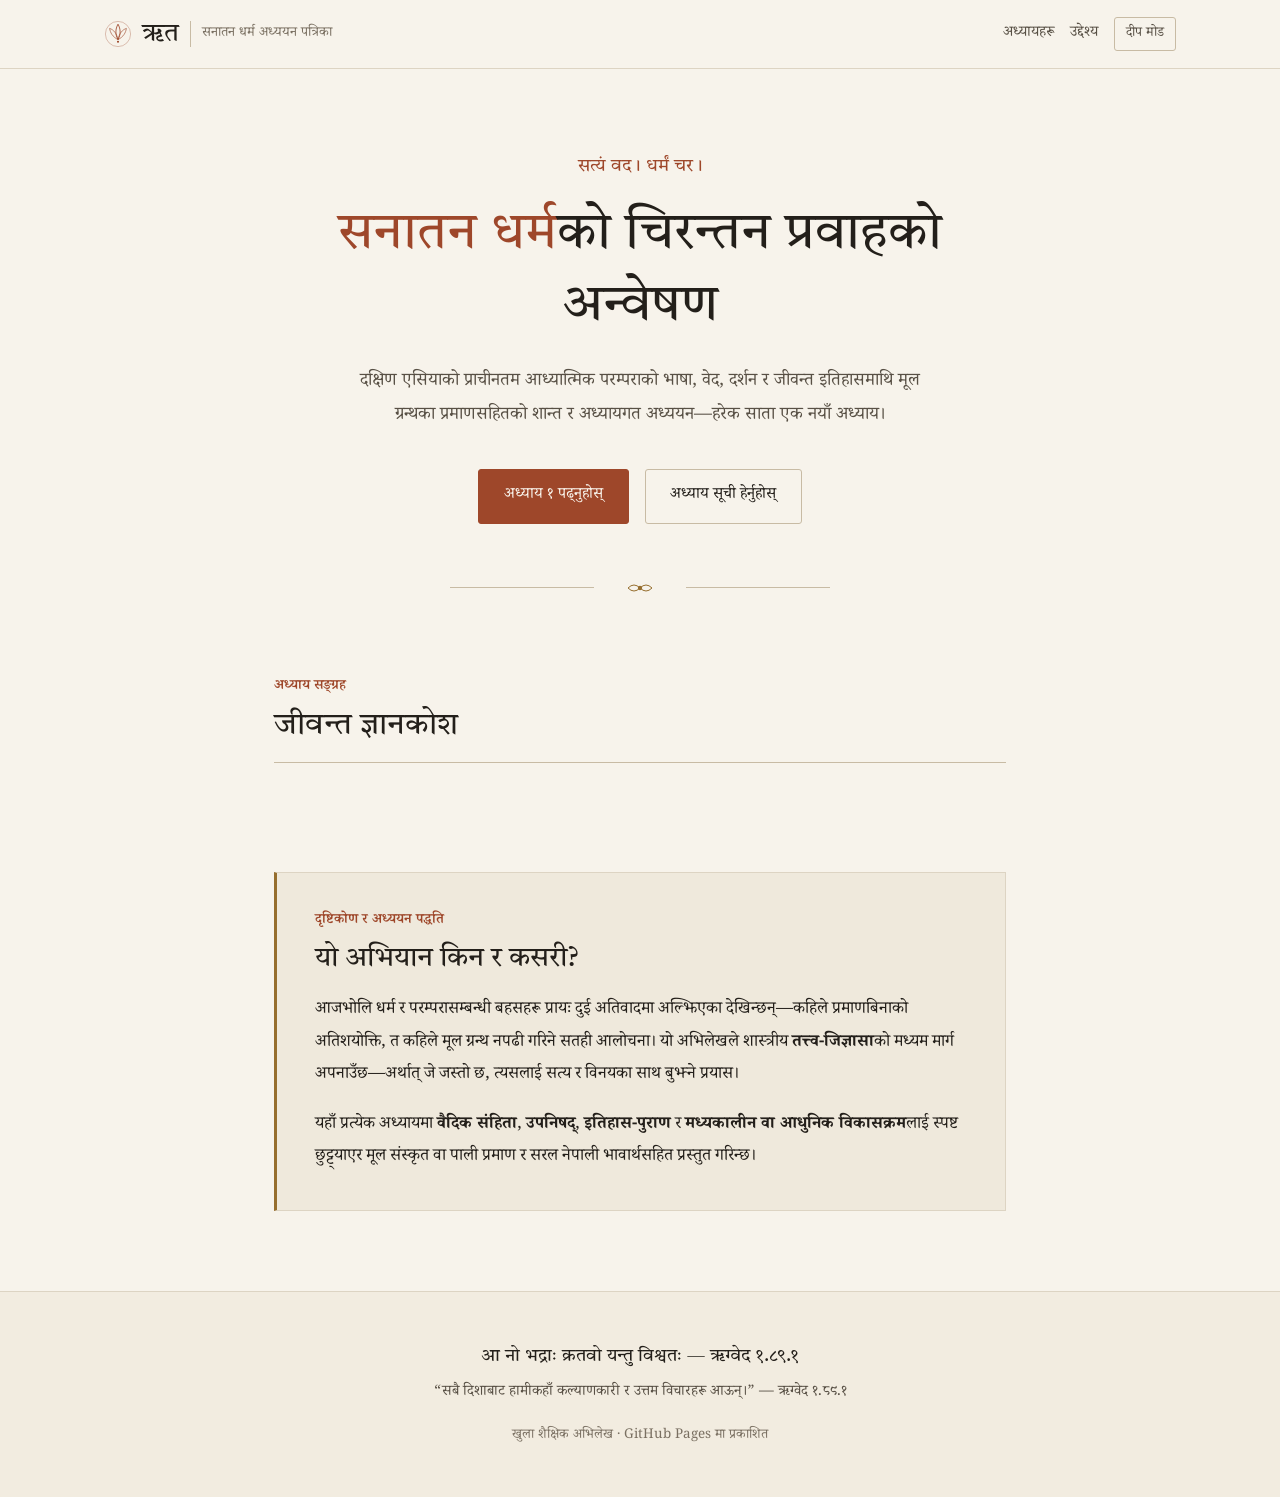
<file: index.html>
<!DOCTYPE html>
<html lang="ne">
<head>
  <meta charset="UTF-8" />
  <meta name="viewport" content="width=device-width, initial-scale=1.0" />
  <title>ऋत — सनातन धर्मको अन्वेषण</title>
  <meta name="description" content="सनातन धर्म, वैदिक मूल, दर्शन र जीवन्त इतिहासको शान्त, प्रमाणमुखी र अध्यायगत अध्ययन।" />

  <!-- देवनागरीमैत्री पारम्परिक र पठनीय फन्टहरू -->
  <link rel="preconnect" href="https://fonts.googleapis.com" />
  <link rel="preconnect" href="https://fonts.gstatic.com" crossorigin />
  <link href="https://fonts.googleapis.com/css2?family=Noto+Serif+Devanagari:wght@400;500;600;700&family=Tiro+Devanagari+Sanskrit:ital@0;1&display=swap" rel="stylesheet" />

  <link rel="stylesheet" href="assets/css/style.css" />
</head>
<body class="page-home">

  <header class="site-header">
    <div class="container header-inner">
      <a href="index.html" class="brand" aria-label="ऋत गृहपृष्ठ">
        <svg class="brand-emblem" viewBox="0 0 40 40" width="28" height="28" aria-hidden="true">
          <circle cx="20" cy="20" r="18" fill="none" stroke="currentColor" stroke-width="1" opacity="0.45" />
          <path d="M20 6 C24 13, 24 21, 20 28 C16 21, 16 13, 20 6 Z" fill="none" stroke="currentColor" stroke-width="1.2" />
          <path d="M20 28 C12 24, 9 18, 8 12 C14 14, 18 19, 20 28 Z" fill="none" stroke="currentColor" stroke-width="1.1" opacity="0.8" />
          <path d="M20 28 C28 24, 31 18, 32 12 C26 14, 22 19, 20 28 Z" fill="none" stroke="currentColor" stroke-width="1.1" opacity="0.8" />
          <circle cx="20" cy="31" r="1.5" fill="currentColor" />
        </svg>
        <span class="brand-name">ऋत</span>
        <span class="brand-sub">सनातन धर्म अध्ययन पत्रिका</span>
      </a>

      <nav class="header-controls" aria-label="मुख्य मेनु">
        <a href="#chapters" class="nav-link">अध्यायहरू</a>
        <a href="#purpose" class="nav-link">उद्देश्य</a>
        <button id="theme-toggle" class="icon-btn" type="button" aria-label="दीप मोड परिवर्तन गर्नुहोस्" title="रात्रिकालीन दीप मोड">
          <span class="theme-label">दीप मोड</span>
        </button>
      </nav>
    </div>
  </header>

  <main>
    <!-- शान्त वैदिक भूमिका -->
    <section class="hero">
      <div class="container hero-inner">
        <p class="eyebrow" lang="sa">सत्यं वद । धर्मं चर ।</p>
        <h1 class="hero-title"><em>सनातन धर्म</em>को चिरन्तन प्रवाहको अन्वेषण</h1>
        <p class="hero-lead">
          दक्षिण एसियाको प्राचीनतम आध्यात्मिक परम्पराको भाषा, वेद, दर्शन र जीवन्त इतिहासमाथि
          मूल ग्रन्थका प्रमाणसहितको शान्त र अध्यायगत अध्ययन—हरेक साता एक नयाँ अध्याय।
        </p>

        <div class="hero-actions">
          <a href="chapter.html?id=01-hinduism-vs-sanatana-dharma" class="btn-primary">
            अध्याय १ पढ्नुहोस्
          </a>
          <a href="#chapters" class="btn-secondary">अध्याय सूची हेर्नुहोस्</a>
        </div>
      </div>

      <!-- कमल-बिन्दु विभाजक -->
      <div class="ornament-divider" aria-hidden="true">
        <span></span>
        <svg viewBox="0 0 60 16" width="60" height="16">
          <circle cx="30" cy="8" r="2.2" fill="currentColor" />
          <path d="M18 8 Q24 2 30 8 Q24 14 18 8 Z" fill="none" stroke="currentColor" stroke-width="1" />
          <path d="M42 8 Q36 2 30 8 Q36 14 42 8 Z" fill="none" stroke="currentColor" stroke-width="1" />
        </svg>
        <span></span>
      </div>
    </section>

    <!-- अध्याय सङ्ग्रह (chapters/manifest.js बाट स्वतः भरिन्छ) -->
    <section id="chapters" class="section-chapters">
      <div class="container narrow">
        <div class="section-heading-row">
          <div>
            <p class="section-kicker">अध्याय सङ्ग्रह</p>
            <h2 class="section-title">जीवन्त ज्ञानकोश</h2>
          </div>
          <p class="section-meta" id="chapter-count"></p>
        </div>

        <ol id="chapter-list" class="chapter-list" aria-live="polite">
          <!-- assets/js/app.js द्वारा भरिन्छ -->
        </ol>
      </div>
    </section>

    <!-- उद्देश्य र पद्धति -->
    <section id="purpose" class="section-purpose">
      <div class="container narrow">
        <div class="purpose-box">
          <p class="section-kicker">दृष्टिकोण र अध्ययन पद्धति</p>
          <h2>यो अभियान किन र कसरी?</h2>
          <p>
            आजभोलि धर्म र परम्परासम्बन्धी बहसहरू प्रायः दुई अतिवादमा अल्झिएका देखिन्छन्—कहिले प्रमाणबिनाको
            अतिशयोक्ति, त कहिले मूल ग्रन्थ नपढी गरिने सतही आलोचना। यो अभिलेखले शास्त्रीय
            <strong>तत्त्व-जिज्ञासा</strong>को मध्यम मार्ग अपनाउँछ—अर्थात् जे जस्तो छ, त्यसलाई सत्य र विनयका साथ बुझ्ने प्रयास।
          </p>
          <p>
            यहाँ प्रत्येक अध्यायमा <strong>वैदिक संहिता</strong>, <strong>उपनिषद्</strong>,
            <strong>इतिहास-पुराण</strong> र <strong>मध्यकालीन वा आधुनिक विकासक्रम</strong>लाई स्पष्ट छुट्ट्याएर
            मूल संस्कृत वा पाली प्रमाण र सरल नेपाली भावार्थसहित प्रस्तुत गरिन्छ।
          </p>
        </div>
      </div>
    </section>
  </main>

  <footer class="site-footer">
    <div class="container footer-inner">
      <p class="footer-verse" lang="sa">आ नो भद्राः क्रतवो यन्तु विश्वतः — ऋग्वेद १.८९.१</p>
      <p class="footer-translation">“सबै दिशाबाट हामीकहाँ कल्याणकारी र उत्तम विचारहरू आऊन्।” — ऋग्वेद १.८९.१</p>
      <p class="footer-note">खुला शैक्षिक अभिलेख · GitHub Pages मा प्रकाशित</p>
    </div>
  </footer>

  <script src="chapters/manifest.js"></script>
  <script src="assets/js/app.js"></script>
</body>
</html>
</file>
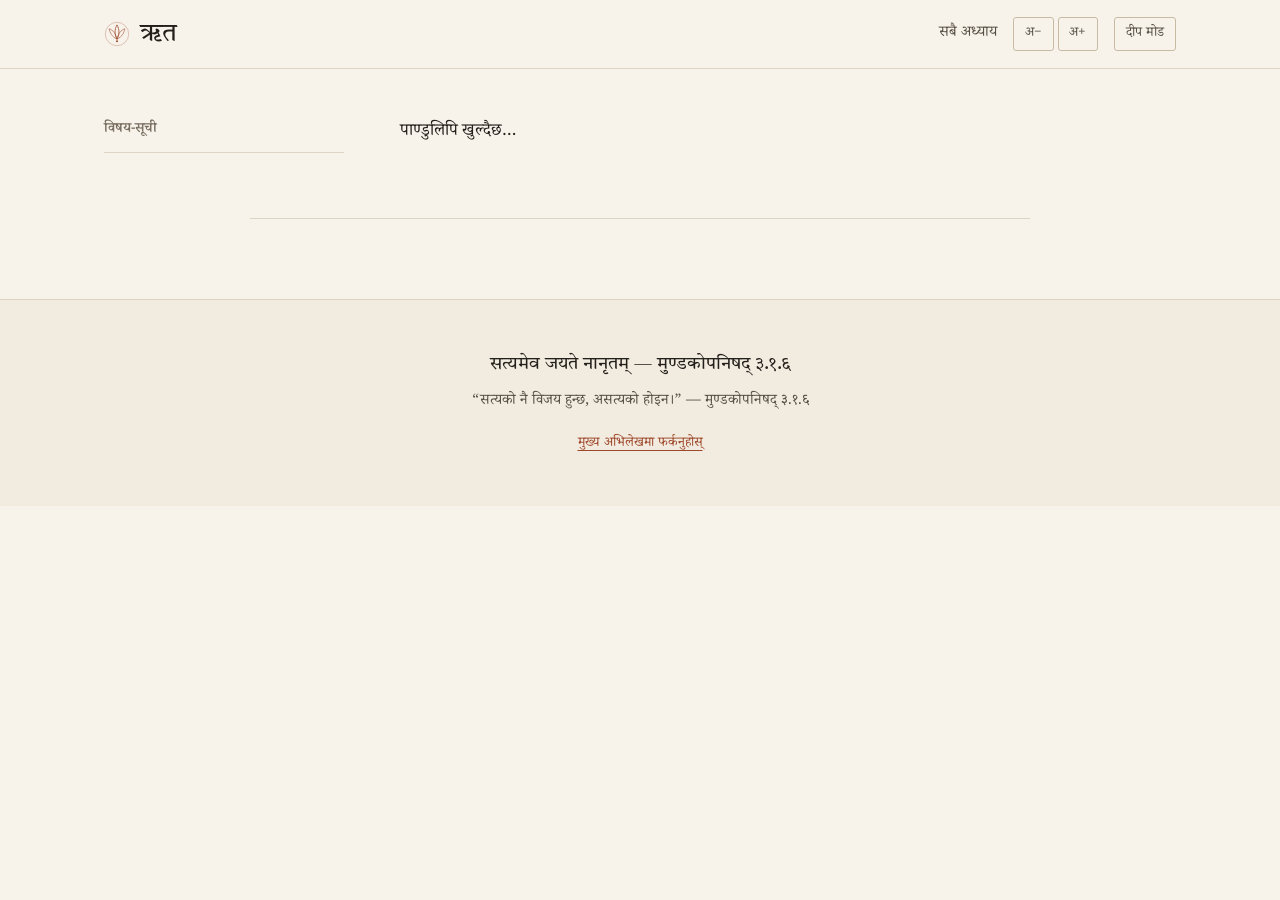
<file: chapter.html>
<!DOCTYPE html>
<html lang="ne">
<head>
  <meta charset="UTF-8" />
  <meta name="viewport" content="width=device-width, initial-scale=1.0" />
  <title>अध्याय — ऋत अध्ययन पत्रिका</title>

  <link rel="preconnect" href="https://fonts.googleapis.com" />
  <link rel="preconnect" href="https://fonts.gstatic.com" crossorigin />
  <link href="https://fonts.googleapis.com/css2?family=Noto+Serif+Devanagari:wght@400;500;600;700&family=Tiro+Devanagari+Sanskrit:ital@0;1&display=swap" rel="stylesheet" />

  <link rel="stylesheet" href="assets/css/style.css" />
</head>
<body class="page-chapter">

  <!-- पठन प्रगति रेखा -->
  <div class="reading-progress" aria-hidden="true">
    <div class="reading-progress-bar" id="progress-bar"></div>
  </div>

  <header class="site-header">
    <div class="container header-inner">
      <a href="index.html" class="brand" aria-label="ऋत गृहपृष्ठमा फर्कनुहोस्">
        <svg class="brand-emblem" viewBox="0 0 40 40" width="26" height="26" aria-hidden="true">
          <circle cx="20" cy="20" r="18" fill="none" stroke="currentColor" stroke-width="1" opacity="0.45" />
          <path d="M20 6 C24 13, 24 21, 20 28 C16 21, 16 13, 20 6 Z" fill="none" stroke="currentColor" stroke-width="1.2" />
          <path d="M20 28 C12 24, 9 18, 8 12 C14 14, 18 19, 20 28 Z" fill="none" stroke="currentColor" stroke-width="1.1" opacity="0.8" />
          <path d="M20 28 C28 24, 31 18, 32 12 C26 14, 22 19, 20 28 Z" fill="none" stroke="currentColor" stroke-width="1.1" opacity="0.8" />
          <circle cx="20" cy="31" r="1.5" fill="currentColor" />
        </svg>
        <span class="brand-name">ऋत</span>
      </a>

      <nav class="header-controls" aria-label="पठन उपकरणहरू">
        <a href="index.html#chapters" class="nav-link">सबै अध्याय</a>
        <div class="font-controls" role="group" aria-label="अक्षरको आकार">
          <button id="font-dec" class="icon-btn" type="button" title="अक्षर सानो पार्नुहोस्">अ−</button>
          <button id="font-inc" class="icon-btn" type="button" title="अक्षर ठूलो पार्नुहोस्">अ+</button>
        </div>
        <button id="theme-toggle" class="icon-btn" type="button" aria-label="दीप मोड परिवर्तन गर्नुहोस्">
          <span class="theme-label">दीप मोड</span>
        </button>
      </nav>
    </div>
  </header>

  <main class="container chapter-layout">
    <!-- बायाँपट्टिको विषय-सूची -->
    <aside class="toc-sidebar" aria-label="अध्यायको विषय-सूची">
      <div class="toc-inner">
        <p class="toc-title">विषय-सूची</p>
        <nav id="chapter-toc"></nav>
      </div>
    </aside>

    <!-- मुख्य लेख -->
    <article id="chapter-root" class="chapter-article" aria-live="polite">
      <p class="loading-note">पाण्डुलिपि खुल्दैछ…</p>
    </article>
  </main>

  <!-- अघिल्लो / अर्को अध्याय -->
  <nav class="chapter-pager container narrow" id="chapter-pager" aria-label="अध्याय क्रम"></nav>

  <footer class="site-footer">
    <div class="container footer-inner">
      <p class="footer-verse" lang="sa">सत्यमेव जयते नानृतम् — मुण्डकोपनिषद् ३.१.६</p>
      <p class="footer-translation">“सत्यको नै विजय हुन्छ, असत्यको होइन।” — मुण्डकोपनिषद् ३.१.६</p>
      <p class="footer-note"><a href="index.html">मुख्य अभिलेखमा फर्कनुहोस्</a></p>
    </div>
  </footer>

  <script src="chapters/manifest.js"></script>
  <script src="assets/js/app.js"></script>
</body>
</html>
</file>
<file: assets/css/style.css>
/* ==========================================================================
   ऋत — नेपाली वैदिक साहित्यिक शैलीपत्र (Devanagari-First Editorial CSS)
   रङ संयोजन: हातले बनेको नेपाली कागज, मसीको कालो, गेरु, बेसार र तुलसी हरियो
   ========================================================================== */

:root {
  --bg: #F7F3EB;
  --bg-elevated: #EFE9DC;
  --bg-subtle: #F2ECE0;
  --ink: #231F1A;
  --ink-muted: #585045;
  --ink-faint: #7A7062;
  --accent: #9E472A;          /* सौम्य गेरु / माटोको रङ */
  --accent-soft: rgba(158, 71, 42, 0.10);
  --gold: #966E2E;            /* परिपक्व बेसार / पित्तल */
  --sage: #445C48;            /* तुलसी हरियो */
  --border: #DDD4C3;
  --border-strong: #C8BBA4;

  --font-display: 'Tiro Devanagari Sanskrit', 'Noto Serif Devanagari', Georgia, serif;
  --font-body: 'Noto Serif Devanagari', Georgia, serif;

  --text-scale: 1;
  --radius: 3px;
  --max-width: 1120px;
  --reading-width: 66ch;
}

/* रात्रिकालीन 'दीप मोड' (शान्त र आँखालाई आराम दिने) */
[data-theme="dipa"] {
  --bg: #191613;
  --bg-elevated: #221E1A;
  --bg-subtle: #1F1B17;
  --ink: #E8E0CE;
  --ink-muted: #B8AE9C;
  --ink-faint: #8E8474;
  --accent: #D37D5A;
  --accent-soft: rgba(211, 125, 90, 0.13);
  --gold: #CCA358;
  --sage: #89A88E;
  --border: #322C25;
  --border-strong: #473E35;
}

*, *::before, *::after {
  box-sizing: border-box;
}

html {
  scroll-behavior: smooth;
  font-size: 100%;
}

body {
  margin: 0;
  background-color: var(--bg);
  color: var(--ink);
  font-family: var(--font-body);
  font-size: calc(1.06rem * var(--text-scale));
  line-height: 1.92;          /* देवनागरी मात्राहरूका लागि पर्याप्त खुलापन */
  letter-spacing: 0;          /* शिरोरेखा नटुटोस् भनेर शून्य राखिएको */
  -webkit-font-smoothing: antialiased;
  transition: background-color 0.25s ease, color 0.25s ease;
}

a {
  color: var(--accent);
  text-decoration-thickness: 1px;
  text-underline-offset: 4px;
}

a:hover {
  color: var(--ink);
}

h1, h2, h3, h4 {
  font-family: var(--font-display);
  font-weight: 400;
  line-height: 1.38;
  color: var(--ink);
  margin-top: 0;
  letter-spacing: 0;
}

.container {
  width: 100%;
  max-width: var(--max-width);
  margin: 0 auto;
  padding: 0 1.5rem;
}

.narrow {
  max-width: 780px;
}

/* पठन प्रगति रेखा */
.reading-progress {
  position: fixed;
  top: 0;
  left: 0;
  width: 100%;
  height: 2px;
  background: transparent;
  z-index: 100;
}

.reading-progress-bar {
  height: 100%;
  width: 0%;
  background: var(--accent);
  transition: width 0.08s linear;
}

/* शीर्ष पट्टी */
.site-header {
  border-bottom: 1px solid var(--border);
  background: var(--bg);
  position: sticky;
  top: 0;
  z-index: 50;
}

.header-inner {
  display: flex;
  align-items: center;
  justify-content: space-between;
  min-height: 68px;
  gap: 1rem;
}

.brand {
  display: inline-flex;
  align-items: center;
  gap: 0.65rem;
  text-decoration: none;
  color: var(--ink);
}

.brand-emblem {
  color: var(--accent);
  flex-shrink: 0;
}

.brand-name {
  font-family: var(--font-display);
  font-size: 1.65rem;
  line-height: 1;
}

.brand-sub {
  font-size: 0.86rem;
  color: var(--ink-faint);
  border-left: 1px solid var(--border-strong);
  padding-left: 0.7rem;
}

.header-controls {
  display: flex;
  align-items: center;
  gap: 1rem;
}

.nav-link {
  font-size: 0.94rem;
  color: var(--ink-muted);
  text-decoration: none;
}

.nav-link:hover {
  color: var(--accent);
}

.font-controls {
  display: inline-flex;
  gap: 0.25rem;
}

.icon-btn {
  background: transparent;
  border: 1px solid var(--border-strong);
  color: var(--ink-muted);
  font-family: var(--font-body);
  font-size: 0.85rem;
  padding: 0.3rem 0.68rem;
  border-radius: var(--radius);
  cursor: pointer;
  transition: border-color 0.2s, color 0.2s, background 0.2s;
}

.icon-btn:hover {
  border-color: var(--accent);
  color: var(--accent);
  background: var(--accent-soft);
}

/* ==========================================================================
   गृहपृष्ठ (Home Page)
   ========================================================================== */
.hero {
  padding: 5rem 0 2.4rem;
  text-align: center;
}

.hero-inner {
  max-width: 760px;
}

.eyebrow {
  font-family: var(--font-display);
  font-size: 1.15rem;
  color: var(--accent);
  margin: 0 0 1rem;
}

.hero-title {
  font-size: clamp(2.15rem, 4.6vw, 3.25rem);
  margin-bottom: 1.3rem;
}

.hero-title em {
  font-style: normal;
  color: var(--accent);
}

.hero-lead {
  font-size: 1.12rem;
  color: var(--ink-muted);
  max-width: 56ch;
  margin: 0 auto 2.2rem;
}

.hero-actions {
  display: flex;
  justify-content: center;
  gap: 1rem;
  flex-wrap: wrap;
}

.btn-primary,
.btn-secondary {
  display: inline-block;
  padding: 0.72rem 1.55rem;
  font-size: 0.98rem;
  text-decoration: none;
  border-radius: var(--radius);
  transition: all 0.2s ease;
}

.btn-primary {
  background: var(--accent);
  color: #FAF6EE;
  border: 1px solid var(--accent);
}

.btn-primary:hover {
  background: var(--ink);
  border-color: var(--ink);
  color: var(--bg);
}

.btn-secondary {
  background: transparent;
  color: var(--ink);
  border: 1px solid var(--border-strong);
}

.btn-secondary:hover {
  border-color: var(--accent);
  color: var(--accent);
}

/* कमल-बिन्दु विभाजक */
.ornament-divider {
  display: flex;
  align-items: center;
  justify-content: center;
  gap: 1rem;
  max-width: 380px;
  margin: 3.5rem auto 0;
  color: var(--gold);
}

.ornament-divider span {
  flex: 1;
  height: 1px;
  background: var(--border-strong);
}

/* अध्याय सूची */
.section-chapters {
  padding: 2.5rem 0 4rem;
}

.section-heading-row {
  display: flex;
  align-items: flex-end;
  justify-content: space-between;
  border-bottom: 1px solid var(--border-strong);
  padding-bottom: 0.85rem;
  margin-bottom: 1.8rem;
  gap: 1rem;
}

.section-kicker {
  font-size: 0.88rem;
  color: var(--accent);
  font-weight: 600;
  margin: 0 0 0.25rem;
}

.section-title {
  font-size: 1.95rem;
  margin: 0;
}

.section-meta {
  font-size: 0.9rem;
  color: var(--ink-faint);
  margin: 0;
}

.chapter-list {
  list-style: none;
  padding: 0;
  margin: 0;
}

.chapter-item {
  border-bottom: 1px solid var(--border);
  padding: 1.65rem 0;
  display: grid;
  grid-template-columns: 88px 1fr auto;
  gap: 1.25rem;
  align-items: baseline;
}

.chapter-num {
  font-family: var(--font-display);
  font-size: 1.18rem;
  color: var(--gold);
}

.chapter-card-title {
  font-family: var(--font-display);
  font-size: 1.55rem;
  margin: 0 0 0.4rem;
}

.chapter-card-title a {
  color: var(--ink);
  text-decoration: none;
}

.chapter-card-title a:hover {
  color: var(--accent);
}

.chapter-card-summary {
  margin: 0 0 0.55rem;
  color: var(--ink-muted);
  font-size: 0.98rem;
}

.chapter-card-meta {
  font-size: 0.86rem;
  color: var(--ink-faint);
  display: flex;
  gap: 0.9rem;
  flex-wrap: wrap;
}

.chapter-status {
  font-size: 0.82rem;
  padding: 0.25rem 0.65rem;
  border: 1px solid var(--border-strong);
  border-radius: var(--radius);
  color: var(--ink-faint);
  white-space: nowrap;
}

.chapter-status.is-live {
  border-color: var(--sage);
  color: var(--sage);
}

/* उद्देश्य खण्ड */
.section-purpose {
  padding: 1rem 0 5rem;
}

.purpose-box {
  background: var(--bg-elevated);
  border: 1px solid var(--border);
  border-left: 3px solid var(--gold);
  padding: 2.2rem 2.4rem;
}

.purpose-box h2 {
  font-size: 1.78rem;
  margin-bottom: 0.85rem;
}

.purpose-box p:last-child {
  margin-bottom: 0;
}

/* ==========================================================================
   अध्याय पठन लेआउट (Chapter Page)
   ========================================================================== */
.chapter-layout {
  display: grid;
  grid-template-columns: 240px minmax(0, 1fr);
  gap: 3.5rem;
  padding-top: 3rem;
  padding-bottom: 3rem;
  align-items: start;
}

.toc-sidebar {
  position: sticky;
  top: 96px;
}

.toc-title {
  font-size: 0.88rem;
  font-weight: 600;
  color: var(--ink-faint);
  margin: 0 0 0.85rem;
  padding-bottom: 0.5rem;
  border-bottom: 1px solid var(--border);
}

#chapter-toc {
  display: flex;
  flex-direction: column;
  gap: 0.6rem;
}

#chapter-toc a {
  font-size: 0.9rem;
  line-height: 1.5;
  color: var(--ink-muted);
  text-decoration: none;
  padding-left: 0.75rem;
  border-left: 2px solid transparent;
  transition: color 0.15s, border-color 0.15s;
}

#chapter-toc a:hover,
#chapter-toc a.is-active {
  color: var(--accent);
  border-left-color: var(--accent);
}

/* लेख टाइपोग्राफी */
.chapter-article {
  max-width: var(--reading-width);
}

.chapter-header {
  padding-bottom: 2rem;
  margin-bottom: 2.2rem;
  border-bottom: 1px solid var(--border-strong);
}

.chapter-kicker {
  font-size: 0.92rem;
  font-weight: 600;
  color: var(--accent);
  margin: 0 0 0.5rem;
}

.chapter-title {
  font-size: clamp(1.95rem, 3.8vw, 2.75rem);
  margin-bottom: 0.75rem;
}

.chapter-subtitle {
  font-size: 1.12rem;
  color: var(--ink-muted);
  margin: 0 0 1.2rem;
}

.chapter-byline {
  font-size: 0.88rem;
  color: var(--ink-faint);
  display: flex;
  gap: 1.2rem;
  flex-wrap: wrap;
}

.chapter-article h2 {
  font-size: 1.78rem;
  margin: 3.1rem 0 1rem;
  padding-top: 0.4rem;
  scroll-margin-top: 88px;
}

.chapter-article h3 {
  font-size: 1.32rem;
  margin: 2rem 0 0.65rem;
  color: var(--accent);
}

.chapter-article p {
  margin: 0 0 1.3rem;
}

/* प्रारम्भिक अनुच्छेदको सौम्य जोड (देवनागरीमा सुरक्षित) */
.chapter-article p.lead-para {
  font-size: 1.11em;
  color: var(--ink);
}

/* संस्कृत / पाली श्लोक खण्ड */
.sloka-block {
  margin: 2.3rem 0;
  padding: 1.7rem 1.9rem;
  background: var(--bg-elevated);
  border-top: 1px solid var(--border-strong);
  border-bottom: 1px solid var(--border-strong);
  text-align: center;
}

.sloka-devanagari {
  font-family: var(--font-display);
  font-size: 1.25rem;
  line-height: 1.95;
  color: var(--ink);
  margin: 0 0 0.75rem;
}

.sloka-translation {
  font-size: 1rem;
  color: var(--ink-muted);
  margin: 0 0 0.6rem;
}

.sloka-source {
  font-size: 0.86rem;
  color: var(--gold);
  margin: 0;
}

/* शब्द व्युत्पत्ति कार्ड */
.etymology-grid {
  display: grid;
  grid-template-columns: repeat(2, minmax(0, 1fr));
  gap: 1.5rem;
  margin: 2rem 0;
}

.etymology-card {
  background: var(--bg-subtle);
  border: 1px solid var(--border);
  border-top: 2px solid var(--gold);
  padding: 1.45rem 1.55rem;
}

.etymology-word {
  font-family: var(--font-display);
  font-size: 1.48rem;
  margin: 0 0 0.25rem;
}

.etymology-dev {
  font-size: 0.96rem;
  color: var(--accent);
  margin: 0 0 0.75rem;
  font-weight: 500;
}

.etymology-root {
  font-size: 0.93rem;
  color: var(--ink-muted);
  margin: 0 0 0.65rem;
}

.etymology-card p:last-child {
  margin-bottom: 0;
  font-size: 0.95rem;
}

/* विशेष शोध-टिप्पणी */
.callout {
  margin: 2rem 0;
  padding: 1.4rem 1.65rem;
  background: var(--bg-elevated);
  border-left: 3px solid var(--sage);
}

.callout-label {
  font-size: 0.86rem;
  color: var(--sage);
  font-weight: 600;
  margin: 0 0 0.45rem;
}

.callout p:last-child {
  margin-bottom: 0;
}

/* ऐतिहासिक समयरेखा */
.timeline {
  list-style: none;
  padding: 0;
  margin: 2.1rem 0 2.4rem;
  border-left: 1px solid var(--border-strong);
  padding-left: 1.75rem;
}

.timeline-item {
  position: relative;
  margin-bottom: 1.95rem;
}

.timeline-item:last-child {
  margin-bottom: 0;
}

.timeline-item::before {
  content: "";
  position: absolute;
  left: -2.07rem;
  top: 0.52rem;
  width: 9px;
  height: 9px;
  border-radius: 50%;
  background: var(--bg);
  border: 2px solid var(--accent);
}

.timeline-era {
  font-size: 0.86rem;
  color: var(--gold);
  margin: 0 0 0.25rem;
  font-weight: 600;
}

.timeline-heading {
  font-family: var(--font-display);
  font-size: 1.32rem;
  margin: 0 0 0.35rem;
}

.timeline-text {
  margin: 0;
  font-size: 0.96rem;
  color: var(--ink-muted);
}

/* पुस्तक-शैली तुलनात्मक तालिका */
.table-wrap {
  overflow-x: auto;
  margin: 2rem 0 2.4rem;
}

.editorial-table {
  width: 100%;
  border-collapse: collapse;
  font-size: 0.94rem;
  line-height: 1.72;
}

.editorial-table thead th {
  font-family: var(--font-display);
  font-size: 1.12rem;
  font-weight: 400;
  text-align: left;
  padding: 0.85rem 0.9rem;
  border-top: 2px solid var(--ink);
  border-bottom: 1px solid var(--ink);
  color: var(--ink);
}

.editorial-table tbody td {
  padding: 0.85rem 0.9rem;
  border-bottom: 1px solid var(--border);
  vertical-align: top;
}

.editorial-table tbody td:first-child {
  font-weight: 600;
  color: var(--accent);
  width: 22%;
}

.editorial-table tbody tr:last-child td {
  border-bottom: 2px solid var(--ink);
}

/* भ्रम-निवारण खण्ड */
.misconception-list {
  display: flex;
  flex-direction: column;
  gap: 1.45rem;
  margin: 1.8rem 0 2.4rem;
}

.misconception-item {
  border: 1px solid var(--border);
  background: var(--bg-subtle);
  padding: 1.4rem 1.6rem;
}

.misconception-myth {
  font-family: var(--font-display);
  font-size: 1.24rem;
  color: var(--accent);
  margin: 0 0 0.6rem;
}

.misconception-truth {
  margin: 0;
  font-size: 0.96rem;
}

/* सन्दर्भ ग्रन्थ सूची */
.references-list {
  padding-left: 1.4rem;
  font-size: 0.93rem;
  color: var(--ink-muted);
}

.references-list li {
  margin-bottom: 0.65rem;
}

/* अघिल्लो / अर्को अध्याय */
.chapter-pager {
  display: flex;
  justify-content: space-between;
  gap: 1rem;
  padding-top: 2rem;
  padding-bottom: 3rem;
  border-top: 1px solid var(--border);
}

.pager-link {
  text-decoration: none;
  color: var(--ink);
  max-width: 48%;
}

.pager-dir {
  display: block;
  font-size: 0.84rem;
  color: var(--ink-faint);
}

.pager-title {
  font-family: var(--font-display);
  font-size: 1.22rem;
  color: var(--accent);
}

/* फुटर */
.site-footer {
  border-top: 1px solid var(--border);
  padding: 3rem 0;
  text-align: center;
  background: var(--bg-subtle);
}

.footer-verse {
  font-family: var(--font-display);
  font-size: 1.1rem;
  color: var(--ink);
  margin: 0 0 0.35rem;
}

.footer-translation {
  font-size: 0.92rem;
  color: var(--ink-muted);
  margin: 0 0 1rem;
}

.footer-note {
  font-size: 0.84rem;
  color: var(--ink-faint);
  margin: 0;
}

/* मोबाइल तथा ट्याब्लेट अनुकूलन */
@media (max-width: 920px) {
  .chapter-layout {
    grid-template-columns: 1fr;
    gap: 1.5rem;
  }

  .toc-sidebar {
    position: static;
    border: 1px solid var(--border);
    background: var(--bg-subtle);
    padding: 1.1rem 1.25rem;
  }
}

@media (max-width: 680px) {
  .brand-sub {
    display: none;
  }

  .chapter-item {
    grid-template-columns: 1fr;
    gap: 0.45rem;
  }

  .etymology-grid {
    grid-template-columns: 1fr;
  }

  .purpose-box {
    padding: 1.5rem;
  }
}

@media print {
  .site-header, .toc-sidebar, .reading-progress, .chapter-pager {
    display: none !important;
  }
  body {
    background: #fff;
    color: #000;
  }
}
</file>
